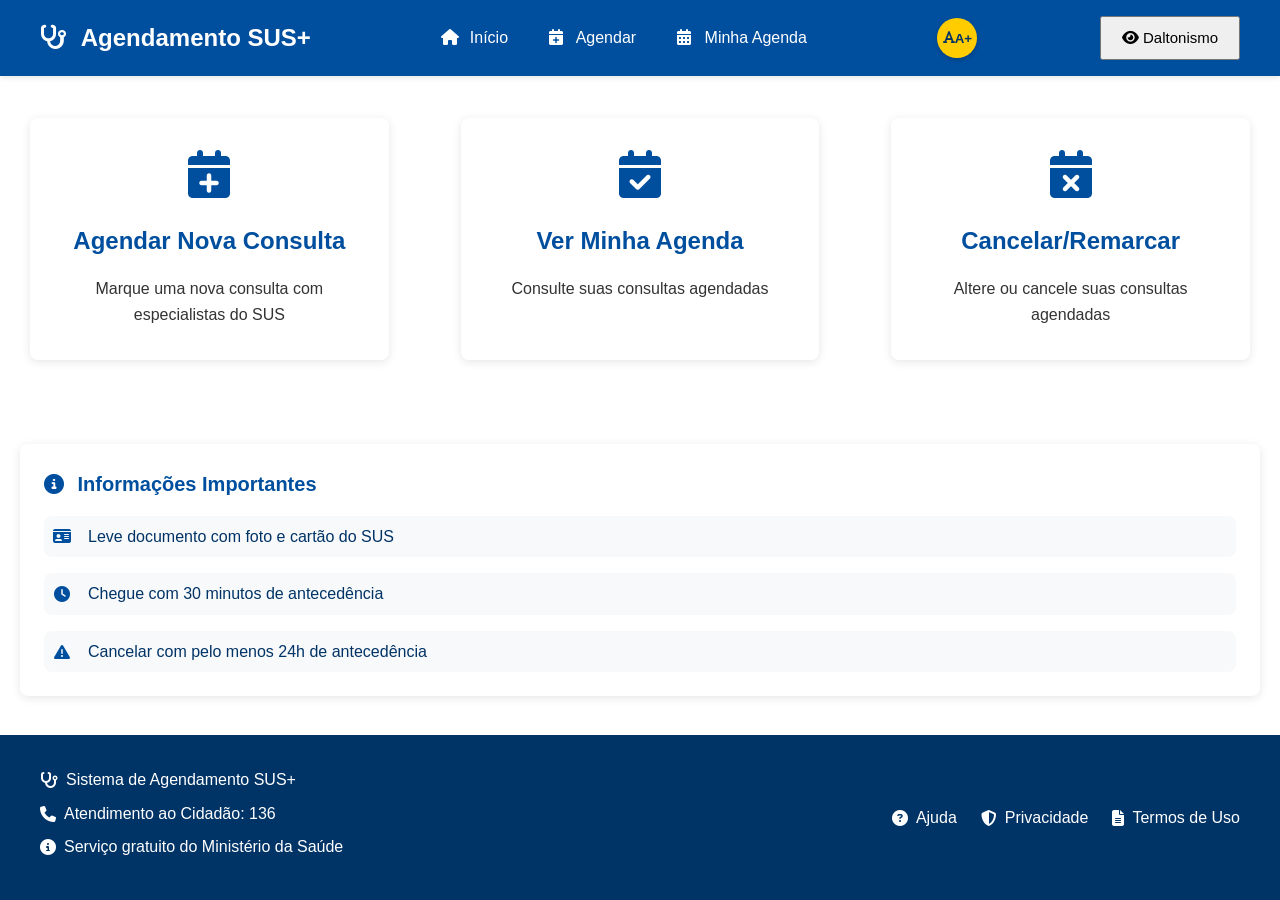
<file: index.html>
<!DOCTYPE html>
<html lang="pt-BR">
<head>
    <meta charset="UTF-8">
    <meta name="viewport" content="width=device-width, initial-scale=1.0">
    <title>SUS+ - Início</title>
    <meta name="description" content="Sistema de Agendamento SUS+ - Agende suas consultas do SUS de forma rápida e fácil">
    <link rel="stylesheet" href="https://cdnjs.cloudflare.com/ajax/libs/font-awesome/6.4.0/css/all.min.css">
    <link rel="stylesheet" href="css/style.css">
    <link rel="stylesheet" href="css/index.css">
</head>
<body role="document" aria-label="Página inicial do Sistema de Agendamento SUS+">
    <!-- Imagem de fundo com descrição para leitores de tela -->
    <div class="background-image" role="img" aria-label="Cartão Nacional de Saúde - Sistema público de saúde brasileiro" style="display: none;"></div>
    
    <!-- Cabeçalho -->
    <header role="banner">
        <div class="header-container">
            <div class="logo" aria-label="Sistema de Agendamento SUS+">
                <i class="fas fa-stethoscope" aria-hidden="true"></i> Agendamento SUS+
            </div>
            <nav class="nav-menu" aria-label="Navegação principal">
                <a href="index.html" class="nav-link" aria-current="page" aria-label="Página inicial">
                    <i class="fas fa-home" aria-hidden="true"></i> Início
                </a>
                <a href="agendar.html" class="nav-link" aria-label="Agendar nova consulta">
                    <i class="fas fa-calendar-plus" aria-hidden="true"></i> Agendar
                </a>
                <a href="minha-agenda.html" class="nav-link" aria-label="Minha agenda de consultas">
                    <i class="fas fa-calendar-alt" aria-hidden="true"></i> Minha Agenda
                </a>
            </nav>
            <button class="fonte-btn" id="btn-acessibilidade" aria-label="Aumentar tamanho da fonte">
                <i class="fas fa-font" aria-hidden="true"></i> A+
            </button>
            <button class="daltonismo-btn" id="btn-daltonismo" aria-label="Ativar modo de daltonismo">
                <i class="fas fa-eye" aria-hidden="true"></i> Daltonismo
            </button>
        </div>
    </header>

        <!-- Cartões do dashboard -->
        <section class="dashboard" aria-labelledby="titulo-dashboard">
            <h2 id="titulo-dashboard" class="sr-only">Ações rápidas do sistema</h2>
            <div class="cartoes-container">
                <a href="agendar.html" class="card card-acao" role="button" aria-label="Agendar nova consulta com especialistas do SUS">
                    <i class="fas fa-calendar-plus card-icon" aria-hidden="true"></i>
                    <h3 class="card-titulo">Agendar Nova Consulta</h3>
                    <p>Marque uma nova consulta com especialistas do SUS</p>
                    <span class="sr-only">Clique para agendar nova consulta</span>
                </a>
                
                <a href="minha-agenda.html" class="card card-acao" role="button" aria-label="Ver minha agenda de consultas agendadas">
                    <i class="fas fa-calendar-check card-icon" aria-hidden="true"></i>
                    <h3 class="card-titulo">Ver Minha Agenda</h3>
                    <p>Consulte suas consultas agendadas</p>
                    <span class="sr-only">Clique para ver sua agenda</span>
                </a>
                
                <a href="minha-agenda.html" class="card card-acao" role="button" aria-label="Cancelar ou remarcar consulta existente">
                    <i class="fas fa-calendar-times card-icon" aria-hidden="true"></i>
                    <h3 class="card-titulo">Cancelar/Remarcar</h3>
                    <p>Altere ou cancele suas consultas agendadas</p>
                    <span class="sr-only">Clique para cancelar ou remarcar consultas</span>
                </a>
            </div>
        </section>

        <!-- Informações Úteis -->
        <section class="informacoes" aria-labelledby="titulo-informacoes">
            <div class="card">
                <h2 id="titulo-informacoes" class="card-titulo">
                    <i class="fas fa-info-circle" aria-hidden="true"></i>
                    Informações Importantes
                </h2>
                <div class="info-list">
                    <div class="info-item" aria-label="Leve seu documento de identidade e cartão do SUS">
                        <i class="fas fa-id-card" aria-hidden="true"></i>
                        <span>Leve documento com foto e cartão do SUS</span>
                    </div>
                    <div class="info-item" aria-label="Chegue com 30 minutos de antecedência">
                        <i class="fas fa-clock" aria-hidden="true"></i>
                        <span>Chegue com 30 minutos de antecedência</span>
                    </div>
                    <div class="info-item" aria-label="Cancelamentos com pelo menos 24 horas de antecedência">
                        <i class="fas fa-exclamation-triangle" aria-hidden="true"></i>
                        <span>Cancelar com pelo menos 24h de antecedência</span>
                    </div>
                </div>
            </div>
        </section>
    </main>

    <!-- Rodapé -->
    <footer role="contentinfo">
        <div class="footer-container">
            <div class="footer-info">
                <p><i class="fas fa-stethoscope" aria-hidden="true"></i> Sistema de Agendamento SUS+</p>
                <p><i class="fas fa-phone" aria-hidden="true"></i> Atendimento ao Cidadão: 136</p>
                <p><i class="fas fa-info-circle" aria-hidden="true"></i> Serviço gratuito do Ministério da Saúde</p>
            </div>
            <div class="footer-links">
                <a href="#" class="footer-link" aria-label="Acessar página de ajuda">
                    <i class="fas fa-question-circle" aria-hidden="true"></i> Ajuda
                </a>
                <a href="#" class="footer-link" aria-label="Acessar política de privacidade">
                    <i class="fas fa-shield-alt" aria-hidden="true"></i> Privacidade
                </a>
                <a href="#" class="footer-link" aria-label="Acessar termos de uso">
                    <i class="fas fa-file-alt" aria-hidden="true"></i> Termos de Uso
                </a>
            </div>
        </div>
    </footer>

    <!-- Script VLibras -->
    <div vw class="enabled">
        <div vw-access-button class="active" aria-label="Acessibilidade em Libras - Tradutor para Língua Brasileira de Sinais"></div>
        <div vw-plugin-wrapper>
            <div class="vw-plugin-top-wrapper"></div>
        </div>
    </div>

    <script src="https://vlibras.gov.br/app/vlibras-plugin.js"></script>
    <script>
        new window.VLibras.Widget('https://vlibras.gov.br/app');
    </script>

    <!-- Scripts da aplicação -->
    <script src="js/main.js"></script>
    <script src="js/index.js"></script>

    <!-- Filtro para daltonismo -->
    <svg width="0" height="0" aria-hidden="true">
        <filter id="protanopia">
            <feColorMatrix type="matrix" values="
                0.567 0.433 0      0 0
                0.558 0.442 0      0 0
                0      0.242 0.758 0 0
                0      0      0      1 0" />
        </filter>

        <filter id="tritanopia">
            <feColorMatrix type="matrix" values="
                0.95  0.05  0      0 0
                0      0.433 0.567 0 0
                0      0.475 0.525 0 0
                0      0      0      1 0" />
        </filter>
    </svg>
</body>
</html>
</file>
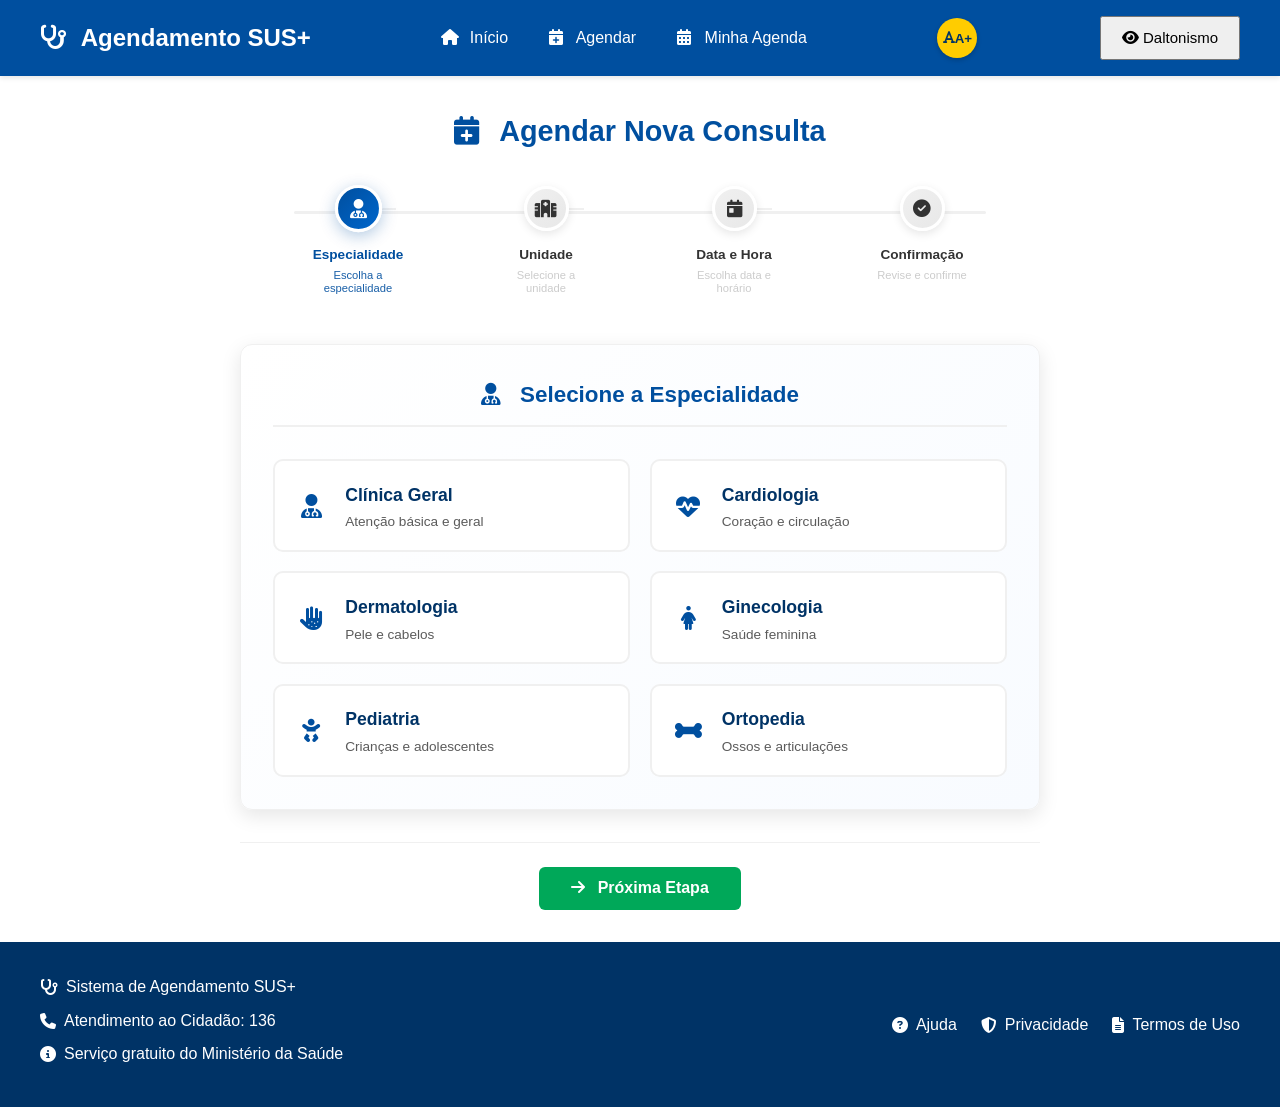
<file: agendar.html>
<!DOCTYPE html>
<html lang="pt-BR">
<head>
    <meta charset="UTF-8">
    <meta name="viewport" content="width=device-width, initial-scale=1.0">
    <title>Agendamento SUS+ - Agendar Consulta</title>
    <meta name="description" content="Sistema de agendamento de consultas do SUS. Agende sua consulta de forma rápida e fácil.">
    <link rel="stylesheet" href="https://cdnjs.cloudflare.com/ajax/libs/font-awesome/6.4.0/css/all.min.css">
    <link rel="stylesheet" href="css/style.css">
    <link rel="stylesheet" href="css/agendar.css">
</head>
<body>
    <!-- Cabeçalho -->
    <header role="banner">
        <div class="header-container">
            <div class="logo" aria-label="Sistema de Agendamento SUS+">
                <i class="fas fa-stethoscope" aria-hidden="true"></i> Agendamento SUS+
            </div>
            <nav class="nav-menu" aria-label="Navegação principal">
                <a href="index.html" class="nav-link" aria-label="Página inicial">
                    <i class="fas fa-home" aria-hidden="true"></i> Início
                </a>
                <a href="agendar.html" class="nav-link" aria-current="page" aria-label="Agendar nova consulta">
                    <i class="fas fa-calendar-plus" aria-hidden="true"></i> Agendar
                </a>
                <a href="minha-agenda.html" class="nav-link" aria-label="Minha agenda de consultas">
                    <i class="fas fa-calendar-alt" aria-hidden="true"></i> Minha Agenda
                </a>
            </nav>
            <button class="fonte-btn" id="btn-acessibilidade" aria-label="Aumentar tamanho da fonte">
                <i class="fas fa-font" aria-hidden="true"></i> A+
            </button>
            <button class="daltonismo-btn" id="btn-daltonismo" aria-label="Ativar modo de daltonismo">
                <i class="fas fa-eye" aria-hidden="true"></i> Daltonismo
            </button>
        </div>
    </header>

    <!-- Conteúdo Principal -->
    <main role="main">
        <section id="agendar" aria-labelledby="titulo-agendar">
            <div class="agendar-container">
                <h1 id="titulo-agendar"><i class="fas fa-calendar-plus" aria-hidden="true"></i> Agendar Nova Consulta</h1>
                
                <!-- Etapas do processo - DESIGN MODERNO -->
                <div class="etapas-container" aria-label="Progresso do agendamento">
                    <div class="etapas" role="list" aria-label="Etapas do agendamento">
                        <div class="etapa ativa" id="etapa1" role="listitem" aria-current="step">
                            <div class="etapa-marcador">
                                <div class="etapa-numero" aria-hidden="true">
                                    <i class="fas fa-user-md" aria-hidden="true"></i>
                                </div>
                                <div class="etapa-linha" aria-hidden="true"></div>
                            </div>
                            <div class="etapa-conteudo">
                                <div class="etapa-texto">Especialidade</div>
                                <div class="etapa-descricao">Escolha a especialidade</div>
                            </div>
                        </div>
                        
                        <div class="etapa" id="etapa2" role="listitem">
                            <div class="etapa-marcador">
                                <div class="etapa-numero" aria-hidden="true">
                                    <i class="fas fa-hospital" aria-hidden="true"></i>
                                </div>
                                <div class="etapa-linha" aria-hidden="true"></div>
                            </div>
                            <div class="etapa-conteudo">
                                <div class="etapa-texto">Unidade</div>
                                <div class="etapa-descricao">Selecione a unidade</div>
                            </div>
                        </div>
                        
                        <div class="etapa" id="etapa3" role="listitem">
                            <div class="etapa-marcador">
                                <div class="etapa-numero" aria-hidden="true">
                                    <i class="fas fa-calendar-day" aria-hidden="true"></i>
                                </div>
                                <div class="etapa-linha" aria-hidden="true"></div>
                            </div>
                            <div class="etapa-conteudo">
                                <div class="etapa-texto">Data e Hora</div>
                                <div class="etapa-descricao">Escolha data e horário</div>
                            </div>
                        </div>
                        
                        <div class="etapa" id="etapa4" role="listitem">
                            <div class="etapa-marcador">
                                <div class="etapa-numero" aria-hidden="true">
                                    <i class="fas fa-check-circle" aria-hidden="true"></i>
                                </div>
                            </div>
                            <div class="etapa-conteudo">
                                <div class="etapa-texto">Confirmação</div>
                                <div class="etapa-descricao">Revise e confirme</div>
                            </div>
                        </div>
                    </div>
                </div>
                
                <!-- Etapa 1: Especialidade -->
                <div id="passo-especialidade" class="passo-agendamento" aria-labelledby="titulo-especialidade" role="region">
                    <div class="card etapa-card">
                        <h2 class="card-titulo" id="titulo-especialidade">
                            <i class="fas fa-user-md" aria-hidden="true"></i> Selecione a Especialidade
                        </h2>
                        <div class="opcoes-lista" id="lista-especialidades" role="listbox" aria-labelledby="titulo-especialidade">
                            <div class="opcao-item" data-especialidade="clinica-geral" role="option" tabindex="0" aria-label="Clínica Geral - Atenção básica e geral">
                                <i class="fas fa-user-md" aria-hidden="true"></i> 
                                <div class="opcao-texto">
                                    <strong>Clínica Geral</strong>
                                    <span class="opcao-descricao">Atenção básica e geral</span>
                                </div>
                            </div>
                            <div class="opcao-item" data-especialidade="cardiologia" role="option" tabindex="0" aria-label="Cardiologia - Coração e circulação">
                                <i class="fas fa-heartbeat" aria-hidden="true"></i>
                                <div class="opcao-texto">
                                    <strong>Cardiologia</strong>
                                    <span class="opcao-descricao">Coração e circulação</span>
                                </div>
                            </div>
                            <div class="opcao-item" data-especialidade="dermatologia" role="option" tabindex="0" aria-label="Dermatologia - Pele e cabelos">
                                <i class="fas fa-allergies" aria-hidden="true"></i>
                                <div class="opcao-texto">
                                    <strong>Dermatologia</strong>
                                    <span class="opcao-descricao">Pele e cabelos</span>
                                </div>
                            </div>
                            <div class="opcao-item" data-especialidade="ginecologia" role="option" tabindex="0" aria-label="Ginecologia - Saúde feminina">
                                <i class="fas fa-female" aria-hidden="true"></i>
                                <div class="opcao-texto">
                                    <strong>Ginecologia</strong>
                                    <span class="opcao-descricao">Saúde feminina</span>
                                </div>
                            </div>
                            <div class="opcao-item" data-especialidade="pediatria" role="option" tabindex="0" aria-label="Pediatria - Crianças e adolescentes">
                                <i class="fas fa-baby" aria-hidden="true"></i>
                                <div class="opcao-texto">
                                    <strong>Pediatria</strong>
                                    <span class="opcao-descricao">Crianças e adolescentes</span>
                                </div>
                            </div>
                            <div class="opcao-item" data-especialidade="ortopedia" role="option" tabindex="0" aria-label="Ortopedia - Ossos e articulações">
                                <i class="fas fa-bone" aria-hidden="true"></i>
                                <div class="opcao-texto">
                                    <strong>Ortopedia</strong>
                                    <span class="opcao-descricao">Ossos e articulações</span>
                                </div>
                            </div>
                        </div>
                    </div>
                    <div class="botoes-navegacao">
                        <button class="btn" id="btn-proximo-especialidade" disabled aria-label="Ir para próxima etapa - Seleção de unidade">
                            <i class="fas fa-arrow-right" aria-hidden="true"></i> Próxima Etapa
                        </button>
                    </div>
                </div>
                
                <!-- Etapa 2: Unidade de Saúde -->
                <div id="passo-unidade" class="passo-agendamento" style="display: none;" aria-labelledby="titulo-unidade" role="region">
                    <div class="card etapa-card">
                        <h2 class="card-titulo" id="titulo-unidade">
                            <i class="fas fa-hospital" aria-hidden="true"></i> Selecione a Unidade de Saúde
                        </h2>
                        <div class="form-group">
                            <div class="search-container">
                                <i class="fas fa-search search-icon" aria-hidden="true"></i>
                                <input type="text" id="busca-unidade" class="form-input" placeholder="Buscar unidade de saúde..." aria-label="Buscar unidade de saúde">
                            </div>
                        </div>
                        <div class="opcoes-lista" id="lista-unidades" role="listbox" aria-labelledby="titulo-unidade">
                            <div class="opcao-item" data-unidade="usf-centro" role="option" tabindex="0" aria-label="USF Centro - Unidade de Saúde da Família Centro">
                                <i class="fas fa-clinic-medical" aria-hidden="true"></i>
                                <div class="opcao-texto">
                                    <strong>USF Centro</strong>
                                    <span class="opcao-descricao">Unidade de Saúde da Família Centro</span>
                                </div>
                            </div>
                            <div class="opcao-item" data-unidade="usf-norte" role="option" tabindex="0" aria-label="USF Zona Norte - Unidade de Saúde da Família Zona Norte">
                                <i class="fas fa-clinic-medical" aria-hidden="true"></i>
                                <div class="opcao-texto">
                                    <strong>USF Zona Norte</strong>
                                    <span class="opcao-descricao">Unidade de Saúde da Família Zona Norte</span>
                                </div>
                            </div>
                            <div class="opcao-item" data-unidade="usf-sul" role="option" tabindex="0" aria-label="USF Zona Sul - Unidade de Saúde da Família Zona Sul">
                                <i class="fas fa-clinic-medical" aria-hidden="true"></i>
                                <div class="opcao-texto">
                                    <strong>USF Zona Sul</strong>
                                    <span class="opcao-descricao">Unidade de Saúde da Família Zona Sul</span>
                                </div>
                            </div>
                            <div class="opcao-item" data-unidade="usf-leste" role="option" tabindex="0" aria-label="USF Zona Leste - Unidade de Saúde da Família Zona Leste">
                                <i class="fas fa-clinic-medical" aria-hidden="true"></i>
                                <div class="opcao-texto">
                                    <strong>USF Zona Leste</strong>
                                    <span class="opcao-descricao">Unidade de Saúde da Família Zona Leste</span>
                                </div>
                            </div>
                            <div class="opcao-item" data-unidade="usf-oeste" role="option" tabindex="0" aria-label="USF Zona Oeste - Unidade de Saúde da Família Zona Oeste">
                                <i class="fas fa-clinic-medical" aria-hidden="true"></i>
                                <div class="opcao-texto">
                                    <strong>USF Zona Oeste</strong>
                                    <span class="opcao-descricao">Unidade de Saúde da Família Zona Oeste</span>
                                </div>
                            </div>
                        </div>
                    </div>
                    <div class="botoes-navegacao">
                        <button class="btn btn-secundario" id="btn-voltar-unidade" aria-label="Voltar para etapa anterior - Seleção de especialidade">
                            <i class="fas fa-arrow-left" aria-hidden="true"></i> Voltar
                        </button>
                        <button class="btn" id="btn-proximo-unidade" disabled aria-label="Ir para próxima etapa - Seleção de data e horário">
                            <i class="fas fa-arrow-right" aria-hidden="true"></i> Próxima Etapa
                        </button>
                    </div>
                </div>
                
                <!-- Etapa 3: Data e Horário -->
                <div id="passo-data-horario" class="passo-agendamento" style="display: none;" aria-labelledby="titulo-data-horario" role="region">
                    <div class="card etapa-card">
                        <h2 class="card-titulo" id="titulo-data-horario">
                            <i class="fas fa-calendar-day" aria-hidden="true"></i> Selecione a Data e Horário
                        </h2>
                        
                        <div class="form-group">
                            <label class="form-label" for="mes-calendario">
                                <i class="fas fa-calendar-alt" aria-hidden="true"></i> Mês:
                            </label>
                            <select id="mes-calendario" class="form-select" aria-label="Selecionar mês para agendamento">
                                <option value="0">Janeiro</option>
                                <option value="1">Fevereiro</option>
                                <option value="2">Março</option>
                                <option value="3">Abril</option>
                                <option value="4">Maio</option>
                                <option value="5">Junho</option>
                                <option value="6">Julho</option>
                                <option value="7">Agosto</option>
                                <option value="8">Setembro</option>
                                <option value="9">Outubro</option>
                                <option value="10">Novembro</option>
                                <option value="11">Dezembro</option>
                            </select>
                        </div>
                        
                        <div class="calendario-container">
                            <table class="calendario" aria-label="Calendário de agendamento">
                                <thead>
                                    <tr>
                                        <th scope="col">Domingo</th>
                                        <th scope="col">Segunda</th>
                                        <th scope="col">Terça</th>
                                        <th scope="col">Quarta</th>
                                        <th scope="col">Quinta</th>
                                        <th scope="col">Sexta</th>
                                        <th scope="col">Sábado</th>
                                    </tr>
                                </thead>
                                <tbody id="corpo-calendario">
                                </tbody>
                            </table>
                        </div>
                        
                        <div id="selecao-horarios" style="display: none; margin-top: 2rem;" aria-labelledby="titulo-horarios">
                            <h3 id="titulo-horarios"><i class="fas fa-clock" aria-hidden="true"></i> Horários Disponíveis</h3>
                            <div class="horarios-lista" id="lista-horarios" role="listbox" aria-labelledby="titulo-horarios">
                                <!-- Os horários serão preenchidos via JavaScript -->
                            </div>
                        </div>
                    </div>
                    <div class="botoes-navegacao">
                        <button class="btn btn-secundario" id="btn-voltar-data" aria-label="Voltar para etapa anterior - Seleção de unidade">
                            <i class="fas fa-arrow-left" aria-hidden="true"></i> Voltar
                        </button>
                        <button class="btn" id="btn-proximo-data" disabled aria-label="Ir para próxima etapa - Confirmação do agendamento">
                            <i class="fas fa-arrow-right" aria-hidden="true"></i> Próxima Etapa
                        </button>
                    </div>
                </div>
                
                <!-- Etapa 4: Confirmação -->
                <div id="passo-confirmacao" class="passo-agendamento" style="display: none;" aria-labelledby="titulo-confirmacao" role="region">
                    <div class="card etapa-card">
                        <h2 class="card-titulo" id="titulo-confirmacao">
                            <i class="fas fa-check-circle" aria-hidden="true"></i> Confirme seu Agendamento
                        </h2>
                        
                        <div class="resumo-consulta" aria-labelledby="titulo-confirmacao">
                            <div class="resumo-item">
                                <div class="resumo-label">
                                    <i class="fas fa-user-md" aria-hidden="true"></i> Especialidade:
                                </div>
                                <div id="resumo-especialidade" class="resumo-valor">-</div>
                            </div>
                            
                            <div class="resumo-item">
                                <div class="resumo-label">
                                    <i class="fas fa-hospital" aria-hidden="true"></i> Unidade de Saúde:
                                </div>
                                <div id="resumo-unidade" class="resumo-valor">-</div>
                            </div>
                            
                            <div class="resumo-item">
                                <div class="resumo-label">
                                    <i class="fas fa-calendar-alt" aria-hidden="true"></i> Data:
                                </div>
                                <div id="resumo-data" class="resumo-valor">-</div>
                            </div>
                            
                            <div class="resumo-item">
                                <div class="resumo-label">
                                    <i class="fas fa-clock" aria-hidden="true"></i> Horário:
                                </div>
                                <div id="resumo-horario" class="resumo-valor">-</div>
                            </div>
                        </div>
                    </div>
                    <div class="botoes-navegacao">
                        <button class="btn btn-secundario" id="btn-voltar-confirmacao" aria-label="Voltar para etapa anterior - Seleção de data e horário">
                            <i class="fas fa-arrow-left" aria-hidden="true"></i> Voltar
                        </button>
                        <button class="btn" id="btn-confirmar-agendamento" aria-label="Confirmar agendamento da consulta">
                            <i class="fas fa-check" aria-hidden="true"></i> Confirmar Agendamento
                        </button>
                    </div>
                </div>
                
                <!-- Mensagem de sucesso -->
                <div id="mensagem-sucesso" class="mensagem-sucesso" style="display: none;" aria-live="assertive" aria-labelledby="titulo-sucesso">
                    <div class="sucesso-icon" aria-hidden="true">
                        <i class="fas fa-check-circle" aria-hidden="true"></i>
                    </div>
                    <h2 id="titulo-sucesso">Agendamento Confirmado!</h2>
                    <p>Seu agendamento foi realizado com sucesso.</p>
                    <p>Você receberá uma confirmação por SMS.</p>
                    
                    <div class="botoes-finais">
                        <button class="btn" id="btn-novo-agendamento" aria-label="Fazer novo agendamento de consulta">
                            <i class="fas fa-calendar-plus" aria-hidden="true"></i> Fazer Novo Agendamento
                        </button>
                        <a href="index.html" class="btn btn-inicio" aria-label="Voltar para página inicial">
                            <i class="fas fa-home" aria-hidden="true"></i> Voltar ao Início
                        </a>
                    </div>
                </div>
            </div>
        </section>
    </main>

    <!-- Rodapé -->
    <footer role="contentinfo">
        <div class="footer-container">
            <div class="footer-info">
                <p><i class="fas fa-stethoscope" aria-hidden="true"></i> Sistema de Agendamento SUS+</p>
                <p><i class="fas fa-phone" aria-hidden="true"></i> Atendimento ao Cidadão: 136</p>
                <p><i class="fas fa-info-circle" aria-hidden="true"></i> Serviço gratuito do Ministério da Saúde</p>
            </div>
            <div class="footer-links">
                <a href="#" class="footer-link" aria-label="Acessar página de ajuda">
                    <i class="fas fa-question-circle" aria-hidden="true"></i> Ajuda
                </a>
                <a href="#" class="footer-link" aria-label="Acessar política de privacidade">
                    <i class="fas fa-shield-alt" aria-hidden="true"></i> Privacidade
                </a>
                <a href="#" class="footer-link" aria-label="Acessar termos de uso">
                    <i class="fas fa-file-alt" aria-hidden="true"></i> Termos de Uso
                </a>
            </div>
        </div>
    </footer>

    <!-- Script VLibras -->
    <div vw class="enabled">
        <div vw-access-button class="active" aria-label="Acessibilidade em Libras"></div>
        <div vw-plugin-wrapper>
            <div class="vw-plugin-top-wrapper"></div>
        </div>
    </div>

    <script src="https://vlibras.gov.br/app/vlibras-plugin.js"></script>
    
    <script>
        new window.VLibras.Widget('https://vlibras.gov.br/app');
    </script>

    <!-- Scripts da aplicação -->
    <script src="js/main.js"></script>
    <script src="js/agendar.js"></script>

    <!-- Filtro para daltonismo-->
    <svg width="0" height="0" aria-hidden="true">
        <filter id="protanopia">
            <feColorMatrix type="matrix" values="
                0.567 0.433 0      0 0
                0.558 0.442 0      0 0
                0      0.242 0.758 0 0
                0      0      0      1 0" />
        </filter>

        <filter id="tritanopia">
            <feColorMatrix type="matrix" values="
                0.95  0.05  0      0 0
                0      0.433 0.567 0 0
                0      0.475 0.525 0 0
                0      0      0      1 0" />
        </filter>
    </svg>
</body>
</html>
</file>
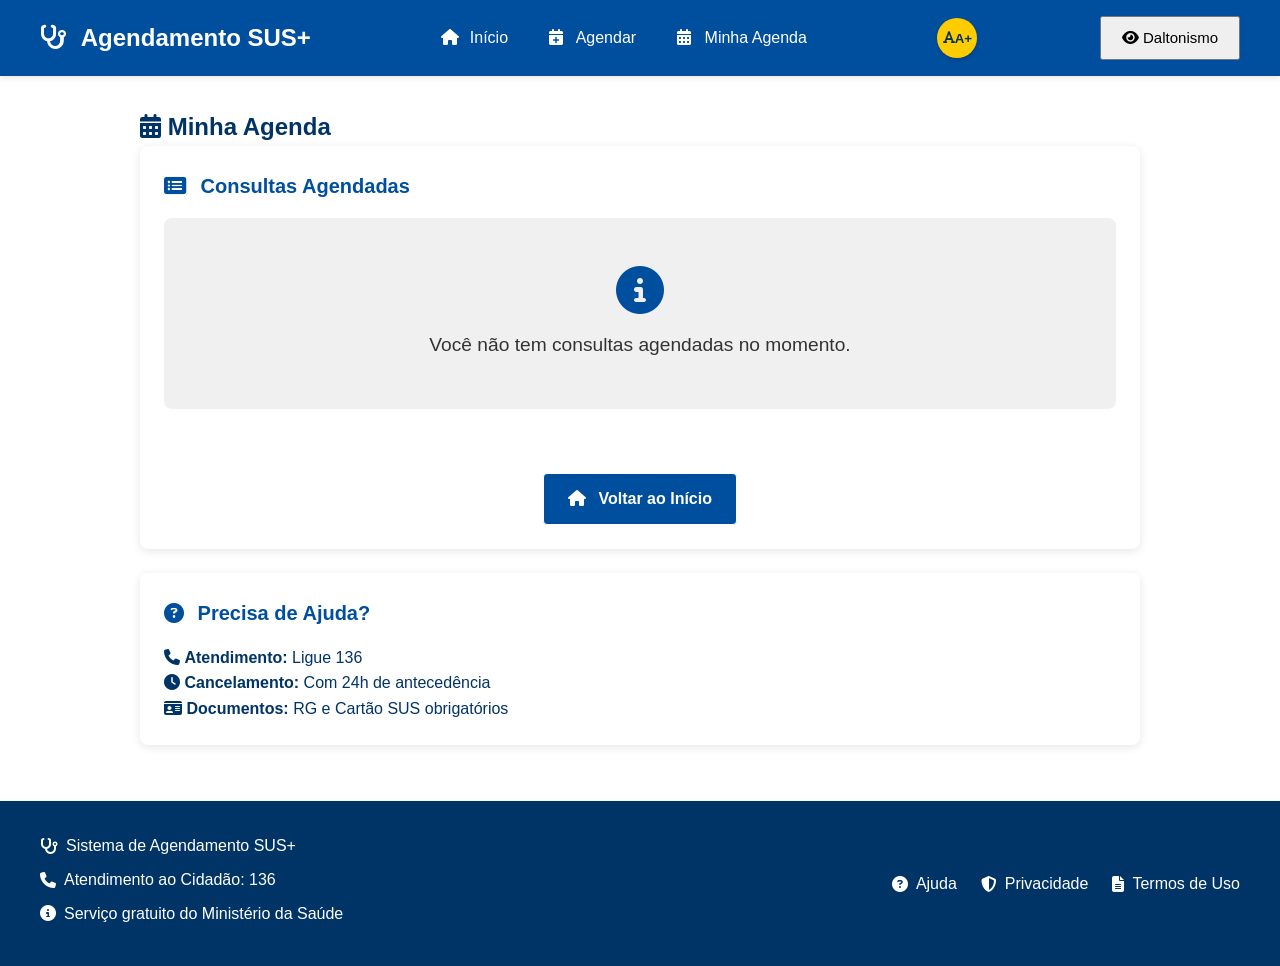
<file: minha-agenda.html>
<!DOCTYPE html>
<html lang="pt-BR">
<head>
    <meta charset="UTF-8">
    <meta name="viewport" content="width=device-width, initial-scale=1.0">
    <title>SUS+ - Minha Agenda</title>
    <meta name="description" content="Minha agenda de consultas do SUS - Veja, cancele ou remarcar suas consultas agendadas">
    <link rel="stylesheet" href="https://cdnjs.cloudflare.com/ajax/libs/font-awesome/6.4.0/css/all.min.css">
    <link rel="stylesheet" href="css/style.css">
    <link rel="stylesheet" href="css/minha-agenda.css">
</head>
<body role="document" aria-label="Página Minha Agenda do Sistema de Agendamento SUS+">
    <!-- Cabeçalho -->
    <header role="banner">
        <div class="header-container">
            <div class="logo" aria-label="Sistema de Agendamento SUS+">
                <i class="fas fa-stethoscope" aria-hidden="true"></i> Agendamento SUS+
            </div>
            <nav class="nav-menu" aria-label="Navegação principal">
                <a href="index.html" class="nav-link" aria-label="Página inicial">
                    <i class="fas fa-home" aria-hidden="true"></i> Início
                </a>
                <a href="agendar.html" class="nav-link" aria-label="Agendar nova consulta">
                    <i class="fas fa-calendar-plus" aria-hidden="true"></i> Agendar
                </a>
                <a href="minha-agenda.html" class="nav-link" aria-current="page" aria-label="Minha agenda de consultas">
                    <i class="fas fa-calendar-alt" aria-hidden="true"></i> Minha Agenda
                </a>
            </nav>
            <button class="fonte-btn" id="btn-acessibilidade" aria-label="Aumentar tamanho da fonte">
                <i class="fas fa-font" aria-hidden="true"></i> A+
            </button>
            <button class="daltonismo-btn" id="btn-daltonismo" aria-label="Ativar modo de daltonismo">
                <i class="fas fa-eye" aria-hidden="true"></i> Daltonismo
            </button>
        </div>
    </header>

    <!-- Conteúdo Principal -->
    <main role="main" aria-labelledby="titulo-principal">
        <section id="minha-agenda" aria-labelledby="titulo-principal">
            <h1 id="titulo-principal">
                <i class="fas fa-calendar-alt" aria-hidden="true"></i>
                Minha Agenda
            </h1>
            
            <div class="card" role="region" aria-labelledby="titulo-consultas">
                <h2 id="titulo-consultas" class="card-titulo">
                    <i class="fas fa-list-alt" aria-hidden="true"></i>
                    Consultas Agendadas
                </h2>
                
                <div id="status-consultas" aria-live="polite" aria-atomic="true">
                    <p id="mensagem-sem-consultas" class="mensagem-status">
                        <i class="fas fa-info-circle" aria-hidden="true"></i>
                        Você não tem consultas agendadas no momento.
                    </p>
                </div>
                
                <div id="lista-consultas" style="display: none;" role="list" aria-label="Lista de consultas agendadas">
                    <!-- As consultas serão preenchidas via JavaScript -->
                </div>
                
                <div class="botoes-finais">
                    <a href="index.html" class="btn btn-inicio" aria-label="Voltar para página inicial">
                        <i class="fas fa-home" aria-hidden="true"></i> Voltar ao Início
                    </a>
                </div>
            </div>

            <!-- Seção de Ajuda -->
            <section class="ajuda" aria-labelledby="titulo-ajuda">
                <div class="card">
                    <h2 id="titulo-ajuda" class="card-titulo">
                        <i class="fas fa-question-circle" aria-hidden="true"></i>
                        Precisa de Ajuda?
                    </h2>
                    <div class="info-ajuda">
                        <div class="item-ajuda" aria-label="Telefone de atendimento ao cidadão: 136">
                            <i class="fas fa-phone" aria-hidden="true"></i>
                            <span><strong>Atendimento:</strong> Ligue 136</span>
                        </div>
                        <div class="item-ajuda" aria-label="Cancelar consultas com 24 horas de antecedência">
                            <i class="fas fa-clock" aria-hidden="true"></i>
                            <span><strong>Cancelamento:</strong> Com 24h de antecedência</span>
                        </div>
                        <div class="item-ajuda" aria-label="Levar documento de identidade e cartão do SUS">
                            <i class="fas fa-id-card" aria-hidden="true"></i>
                            <span><strong>Documentos:</strong> RG e Cartão SUS obrigatórios</span>
                        </div>
                    </div>
                </div>
            </section>
        </section>
    </main>

    <!-- Rodapé -->
    <footer role="contentinfo">
        <div class="footer-container">
            <div class="footer-info">
                <p><i class="fas fa-stethoscope" aria-hidden="true"></i> Sistema de Agendamento SUS+</p>
                <p><i class="fas fa-phone" aria-hidden="true"></i> Atendimento ao Cidadão: 136</p>
                <p><i class="fas fa-info-circle" aria-hidden="true"></i> Serviço gratuito do Ministério da Saúde</p>
            </div>
            <div class="footer-links">
                <a href="#" class="footer-link" aria-label="Acessar página de ajuda">
                    <i class="fas fa-question-circle" aria-hidden="true"></i> Ajuda
                </a>
                <a href="#" class="footer-link" aria-label="Acessar política de privacidade">
                    <i class="fas fa-shield-alt" aria-hidden="true"></i> Privacidade
                </a>
                <a href="#" class="footer-link" aria-label="Acessar termos de uso">
                    <i class="fas fa-file-alt" aria-hidden="true"></i> Termos de Uso
                </a>
            </div>
        </div>
    </footer>

    <!-- Script VLibras -->
    <div vw class="enabled">
        <div vw-access-button class="active" aria-label="Acessibilidade em Libras - Tradutor para Língua Brasileira de Sinais"></div>
        <div vw-plugin-wrapper>
            <div class="vw-plugin-top-wrapper"></div>
        </div>
    </div>

    <script src="https://vlibras.gov.br/app/vlibras-plugin.js"></script>
    <script>
        new window.VLibras.Widget('https://vlibras.gov.br/app');
    </script>

    <!-- Scripts da aplicação -->
    <script src="js/main.js"></script>
    <script src="js/minha-agenda.js"></script>

    <!-- Filtro para daltonismo -->
    <svg width="0" height="0" aria-hidden="true">
        <filter id="protanopia">
            <feColorMatrix type="matrix" values="
                0.567 0.433 0      0 0
                0.558 0.442 0      0 0
                0      0.242 0.758 0 0
                0      0      0      1 0" />
        </filter>

        <filter id="tritanopia">
            <feColorMatrix type="matrix" values="
                0.95  0.05  0      0 0
                0      0.433 0.567 0 0
                0      0.475 0.525 0 0
                0      0      0      1 0" />
        </filter>
    </svg>
</body>
</html>
</file>
<file: css/style.css>
/* Reset e configurações básicas */
* {
    margin: 0;
    padding: 0;
    box-sizing: border-box;
}

:root {
    --azul-sus: #004F9F;
    --azul-escuro: #003366;
    --verde-destaque: #00A859;
    --amarelo-destaque: #FFCC00;
    --branco: #FFFFFF;
    --cinza-claro: #F0F0F0;
    --cinza-medio: #CCCCCC;
    --cinza-escuro: #333333;
    --fonte-tamanho-base: 16px;
    --fonte-tamanho-ampliada: 20px;
    --fonte-tamanho-extra-ampliada: 24px;
}

/* Modo Daltonismo 1: Protanopia / Deuteranopia */
.modo-protanopia {
    filter: url("#protanopia");
}

/* Modo Daltonismo 2: Tritanopia */
.modo-tritanopia {
    filter: url("#tritanopia");
}

/* Modo Daltonismo 3: Alta distinção de forma */
.modo-alto-contraste {
    filter: grayscale(100%) contrast(150%);
}
.opcao-item.selecionado {
    border: 3px solid #0044ff; /* visível para daltônicos */
    background-color: #e6f0ff;
    position: relative;
}

.opcao-item.selecionado::after {
    content: "✓";
    position: absolute;
    right: 10px;
    top: 10px;
    font-weight: bold;
}

/* Estrutura principal da página */
html, body {
    height: 100%;
    margin: 0;
    padding: 0;
}

body {
    font-family: Arial, Helvetica, sans-serif;
    font-size: var(--fonte-tamanho-base);
    line-height: 1.6;
    color: var(--azul-escuro);
    background-color: var(--branco);
    transition: font-size 0.3s ease;
    display: flex;
    flex-direction: column;
    min-height: 100vh;
}


/* Classes para ajuste de fonte */
body.font-ampliada {
    font-size: var(--fonte-tamanho-ampliada);
}

body.font-extra-ampliada {
    font-size: var(--fonte-tamanho-extra-ampliada);
}

/* Cabeçalho */
header {
    background-color: var(--azul-sus);
    color: var(--branco);
    padding: 1rem;
    position: sticky;
    top: 0;
    z-index: 100;
    box-shadow: 0 2px 5px rgba(0, 0, 0, 0.1);
}

.header-container {
    display: flex;
    justify-content: space-between;
    align-items: center;
    max-width: 1200px;
    margin: 0 auto;
}

.logo {
    font-size: 1.5rem;
    font-weight: bold;
}

.nav-menu {
    display: flex;
    gap: 1.5rem;
}

.nav-link {
    color: var(--branco);
    text-decoration: none;
    padding: 0.5rem;
    border-radius: 4px;
    transition: background-color 0.3s;
}

.nav-link:hover, .nav-link:focus {
    background-color: rgba(255, 255, 255, 0.2);
    outline: 3px solid var(--amarelo-destaque);
}

/* Botão de Acessibilidade */
.fonte-btn {
    background-color: var(--amarelo-destaque);
    color: var(--azul-escuro);
    border: none;
    border-radius: 50%;
    width: 40px;
    height: 40px;
    font-weight: bold;
    cursor: pointer;
    display: flex;
    align-items: center;
    justify-content: center;
    box-shadow: 0 2px 5px rgba(0, 0, 0, 0.2);
    transition: transform 0.3s;
}

.daltonismo-btn {
    padding: 10px 18px;
    min-width: 140px;
    min-height: 44px;
    font-size: 15px;
    line-height: 1.2;
}


.acessibilidade-btn:hover, .acessibilidade-btn:focus {
    transform: scale(1.1);
    outline: 3px solid var(--azul-escuro);
}

/* Conteúdo Principal */
main {
    flex: 1;
    max-width: 1200px;
    margin: 0 auto;
    padding: 2rem 1rem;
    width: 100%;
}

/* Cartões */
.card {
    background-color: var(--branco);
    border-radius: 8px;
    box-shadow: 0 2px 10px rgba(0, 0, 0, 0.1);
    padding: 1.5rem;
    margin-bottom: 1.5rem;
    transition: transform 0.3s, box-shadow 0.3s;
}

.card:hover {
    transform: translateY(-5px);
    box-shadow: 0 5px 15px rgba(0, 0, 0, 0.1);
}

.card-acao {
    display: block;
    text-decoration: none;
    color: inherit;
    cursor: pointer;
}

.card-acao:focus {
    outline: 3px solid var(--azul-sus);
}

.card-titulo {
    font-size: 1.25rem;
    margin-bottom: 1rem;
    color: var(--azul-sus);
}

/* Botões */
.btn {
    display: inline-block;
    padding: 0.75rem 1.5rem;
    background-color: var(--verde-destaque);
    color: var(--branco);
    border: 1px solid var(--branco);
    border-radius: 4px;
    font-size: 1rem;
    font-weight: bold;
    cursor: pointer;
    text-align: center;
    text-decoration: none;
    transition: background-color 0.3s, transform 0.2s;
}

.btn:hover, .btn:focus {
    background-color: #008F4C;
    transform: translateY(-2px);
    outline: 3px solid var(--amarelo-destaque);
}

.btn-secundario {
    background-color: var(--cinza-medio);
    color: var(--cinza-escuro);
}

.btn-secundario:hover, .btn-secundario:focus {
    background-color: #BBBBBB;
}

.btn-inicio {
    background-color: var(--azul-sus);
    margin-top: 1rem;
}

.btn-inicio:hover, .btn-inicio:focus {
    background-color: #003d7a;
}

/* Formulários */
.form-group {
    margin-bottom: 1.5rem;
}

.form-label {
    display: block;
    margin-bottom: 0.5rem;
    font-weight: bold;
}

.form-input, .form-select {
    width: 100%;
    padding: 0.75rem;
    border: 1px solid var(--cinza-medio);
    border-radius: 4px;
    font-size: 1rem;
}

.form-input:focus, .form-select:focus {
    border-color: var(--azul-sus);
    outline: 3px solid var(--amarelo-destaque);
}

/* Lista de opções */
.opcoes-lista {
    display: grid;
    grid-template-columns: repeat(auto-fill, minmax(250px, 1fr));
    gap: 1rem;
}

.opcao-item {
    padding: 1rem;
    border: 1px solid var(--cinza-medio);
    border-radius: 4px;
    cursor: pointer;
    transition: background-color 0.3s, border-color 0.3s;
}

.opcao-item:hover, .opcao-item:focus {
    background-color: var(--cinza-claro);
    border-color: var(--azul-sus);
    outline: 3px solid var(--amarelo-destaque);
}

.opcao-item.selecionado {
    background-color: var(--azul-sus);
    color: var(--branco);
    border-color: var(--azul-sus);
}

/* Footer fixo no final */
footer {
    background-color: var(--azul-escuro);
    color: var(--branco);
    padding: 2rem 1rem;
    text-align: center;
    margin-top: auto;
    width: 100%;
}

.footer-container {
    max-width: 1200px;
    margin: 0 auto;
    display: flex;
    justify-content: space-between;
    align-items: center;
    flex-wrap: wrap;
    gap: 2rem;
}

.footer-info p {
    margin-bottom: 0.5rem;
    display: flex;
    align-items: center;
    gap: 0.5rem;
}

.footer-links {
    display: flex;
    gap: 1.5rem;
}

.footer-link {
    color: var(--branco);
    text-decoration: none;
    display: flex;
    align-items: center;
    gap: 0.5rem;
    transition: opacity 0.3s;
}

.footer-link:hover {
    opacity: 0.8;
}

/* Responsividade Global */
@media (max-width: 768px) {
    .header-container {
        flex-direction: column;
        gap: 1rem;
    }
    
    .nav-menu {
        width: 100%;
        justify-content: space-around;
    }
    
    .footer-container {
        flex-direction: column;
        text-align: center;
    }
    
    .footer-links {
        justify-content: center;
    }
}

/* Estilos para aumento de fonte globais */
body.font-ampliada .card,
body.font-ampliada .btn,
body.font-ampliada .form-input,
body.font-ampliada .form-select {
    font-size: var(--fonte-tamanho-ampliada);
}

body.font-extra-ampliada .card,
body.font-extra-ampliada .btn,
body.font-extra-ampliada .form-input,
body.font-extra-ampliada .form-select {
    font-size: var(--fonte-tamanho-extra-ampliada);
}

/* Estilos para ícones globais */
.logo i {
    margin-right: 0.5rem;
}

.nav-link i {
    margin-right: 0.5rem;
    width: 16px;
    text-align: center;
}

.card-titulo i {
    margin-right: 0.5rem;
    color: var(--azul-sus);
}

.btn i {
    margin-right: 0.5rem;
}

.vw-plugin-top-wrapper,
.vw-plugin-wrapper,
.vw-plugin,
[vw-access-button] {
    position: fixed !important;
}
[vw-access-button] {
    bottom: 20px !important;
    right: 20px !important;
    z-index: 10000 !important;
}
</file>
<file: css/index.css>
body{
    background-image: url(https://blog.samisaude.com.br/wp-content/uploads/2021/07/cartao-nacional-de-saude.png);
}
.informacoes {
    margin-top: 2rem;
}

.info-list {
    display: flex;
    flex-direction: column;
    gap: 1rem;
}

.info-item {
    display: flex;
    align-items: center;
    gap: 1rem;
    padding: 0.5rem;
    border-radius: 8px;
    background-color: #f8f9fa;
}

.info-item i {
    color: var(--azul-sus);
    width: 20px;
    text-align: center;
}
/* Container de cartões do dashboard */
.cartoes-container {
    display: grid;
    grid-template-columns: repeat(auto-fit, minmax(300px, 1fr));
    gap: 2rem;
    margin: 2rem 0;
    padding: 10px;
}

/* Cartões de ação do dashboard */
.cartoes-container .card {
    text-align: center;
    padding: 2rem;
    transition: all 0.3s ease;
}

.card {
    margin: 0 20px 10px 20px;
}
.cartoes-container .card:hover {
    transform: translateY(-8px);
    box-shadow: 0 8px 25px rgba(0, 0, 0, 0.15);
}

.cartoes-container .card-icon {
    font-size: 3rem;
    color: var(--azul-sus);
    margin-bottom: 1.5rem;
    display: block;
}

.cartoes-container .card-titulo {
    font-size: 1.5rem;
    margin-bottom: 1rem;
    color: var(--azul-sus);
}

.cartoes-container .card p {
    color: var(--cinza-escuro);
    line-height: 1.6;
}

/* Próxima consulta */
#mensagem-proxima-consulta {
    padding: 1.5rem;
    background-color: var(--cinza-claro);
    border-radius: 8px;
    text-align: center;
    font-size: 1.1rem;
}

#mensagem-proxima-consulta i {
    color: var(--azul-sus);
    margin-right: 0.5rem;
}

/* Título principal do dashboard */
#dashboard h1 {
    text-align: center;
    margin-bottom: 1rem;
    color: var(--azul-sus);
}

#dashboard h1 i {
    margin-right: 1rem;
}

#dashboard > p {
    text-align: center;
    font-size: 1.2rem;
    margin-bottom: 2rem;
    color: var(--cinza-escuro);
}

/* Responsividade do dashboard */
@media (max-width: 768px) {
    .cartoes-container {
        grid-template-columns: 1fr;
        gap: 1.5rem;
    }
    
    .cartoes-container .card {
        padding: 1.5rem;
    }
    
    .cartoes-container .card-icon {
        font-size: 2.5rem;
    }
}
</file>
<file: css/agendar.css>
/* ESTILOS DE ACESSIBILIDADE PARA A PÁGINA DE AGENDAMENTO */

/* Fonte Ampliada */
body.font-ampliada {
    font-size: 1.2rem;
}

body.font-ampliada #agendar h1 {
    font-size: 2.2rem !important;
}

body.font-ampliada .card-titulo {
    font-size: 1.7rem !important;
}

body.font-ampliada .opcao-item {
    font-size: 1.2rem !important;
    padding: 1.4rem !important;
    min-height: 85px !important;
}

body.font-ampliada .opcao-texto strong {
    font-size: 1.3rem !important;
}

body.font-ampliada .opcao-descricao {
    font-size: 1rem !important;
}

body.font-ampliada .etapa-texto {
    font-size: 1rem !important;
}

body.font-ampliada .etapa-descricao {
    font-size: 0.85rem !important;
}

body.font-ampliada .btn {
    font-size: 1.2rem !important;
    padding: 1rem 2.2rem !important;
}

body.font-ampliada .calendario {
    font-size: 1.2rem !important;
}

body.font-ampliada .horario-item {
    font-size: 1.2rem !important;
    padding: 1.2rem 1rem !important;
}

body.font-ampliada .resumo-item {
    font-size: 1.3rem !important;
}

body.font-ampliada .resumo-label {
    font-size: 1.3rem !important;
}

body.font-ampliada .form-input,
body.font-ampliada .form-select,
body.font-ampliada .form-label {
    font-size: 1.2rem !important;
}

/* Fonte Extra Ampliada */
body.font-extra-ampliada {
    font-size: 1.4rem;
}

body.font-extra-ampliada #agendar h1 {
    font-size: 2.6rem !important;
}

body.font-extra-ampliada .card-titulo {
    font-size: 2rem !important;
}

body.font-extra-ampliada .opcao-item {
    font-size: 1.4rem !important;
    padding: 1.6rem !important;
    min-height: 100px !important;
}

body.font-extra-ampliada .opcao-texto strong {
    font-size: 1.5rem !important;
}

body.font-extra-ampliada .opcao-descricao {
    font-size: 1.1rem !important;
}

body.font-extra-ampliada .etapa-texto {
    font-size: 1.1rem !important;
}

body.font-extra-ampliada .etapa-descricao {
    font-size: 0.9rem !important;
}

body.font-extra-ampliada .btn {
    font-size: 1.4rem !important;
    padding: 1.2rem 2.4rem !important;
}

body.font-extra-ampliada .calendario {
    font-size: 1.3rem !important;
}

body.font-extra-ampliada .horario-item {
    font-size: 1.3rem !important;
    padding: 1.4rem 1.2rem !important;
}

body.font-extra-ampliada .resumo-item {
    font-size: 1.5rem !important;
}

body.font-extra-ampliada .resumo-label {
    font-size: 1.5rem !important;
}

body.font-extra-ampliada .form-input,
body.font-extra-ampliada .form-select,
body.font-extra-ampliada .form-label {
    font-size: 1.4rem !important;
}

/* Ajustes de layout para telas menores com fonte ampliada */
@media (max-width: 768px) {
    body.font-ampliada .etapas-container,
    body.font-extra-ampliada .etapas-container {
        margin-bottom: 2.5rem;
    }
    
    body.font-ampliada #agendar .opcoes-lista,
    body.font-extra-ampliada #agendar .opcoes-lista {
        grid-template-columns: 1fr;
        gap: 1rem;
    }
    
    body.font-ampliada .horarios-lista,
    body.font-extra-ampliada .horarios-lista {
        grid-template-columns: repeat(auto-fit, minmax(120px, 1fr));
    }
    
    body.font-ampliada .etapa-numero,
    body.font-extra-ampliada .etapa-numero {
        width: 50px !important;
        height: 50px !important;
    }
    
    body.font-ampliada .etapa-numero i,
    body.font-extra-ampliada .etapa-numero i {
        font-size: 1.3rem !important;
    }
}

/* Layout Expandido para Agendamento */
#agendar {
    max-width: none;
    width: 100%;
}

.agendar-container {
    max-width: 900px;
    margin: 0 auto;
    padding: 0 1rem;
}

.passo-agendamento {
    max-width: 800px;
    margin: 0 auto;
    width: 100%;
}

/* Títulos principais - tamanhos reduzidos */
#agendar h1 {
    font-size: 1.8rem;
    margin-bottom: 2rem;
    text-align: center;
    color: var(--azul-sus);
    font-weight: 700;
}

#agendar h1 i {
    margin-right: 0.8rem;
}

/* Container das etapas */
.etapas-container {
    margin: 0 auto 3rem auto;
    max-width: 800px;
    padding: 0 1.5rem;
}

.etapas {
    display: flex;
    justify-content: space-between;
    position: relative;
}

/* Linha de fundo */
.etapas::before {
    content: '';
    position: absolute;
    top: 25px;
    left: 30px;
    right: 30px;
    height: 3px;
    background: var(--cinza-claro);
    z-index: 1;
    border-radius: 2px;
}

/* Cada etapa individual */
.etapa {
    display: flex;
    flex-direction: column;
    align-items: center;
    position: relative;
    z-index: 2;
    flex: 1;
    text-align: center;
}

.etapa-marcador {
    display: flex;
    align-items: center;
    margin-bottom: 0.8rem;
    position: relative;
}

/* Número/ícone da etapa - tamanhos reduzidos */
.etapa-numero {
    width: 45px;
    height: 45px;
    border-radius: 50%;
    background: linear-gradient(135deg, var(--cinza-claro) 0%, #e8e8e8 100%);
    color: var(--cinza-escuro);
    display: flex;
    align-items: center;
    justify-content: center;
    font-weight: bold;
    border: 3px solid var(--branco);
    box-shadow: 0 3px 10px rgba(0, 0, 0, 0.1);
    transition: all 0.4s ease;
    position: relative;
    z-index: 3;
}

.etapa-numero i {
    font-size: 1.1rem;
    transition: all 0.3s ease;
}

/* Linha entre os marcadores */
.etapa-linha {
    position: absolute;
    left: 45px;
    right: -15px;
    height: 2px;
    background: var(--cinza-claro);
    z-index: 2;
    transition: all 0.4s ease;
}

.etapa:last-child .etapa-linha {
    display: none;
}

/* Conteúdo da etapa */
.etapa-conteudo {
    text-align: center;
    max-width: 100px;
}

.etapa-texto {
    font-size: 0.85rem;
    font-weight: 700;
    color: var(--cinza-escuro);
    margin-bottom: 0.2rem;
    transition: all 0.3s ease;
}

.etapa-descricao {
    font-size: 0.7rem;
    color: var(--cinza-medio);
    line-height: 1.2;
    transition: all 0.3s ease;
}

/* ESTADO ATIVO */
.etapa.ativa .etapa-numero {
    background: linear-gradient(135deg, var(--azul-sus) 0%, #0066cc 100%);
    color: var(--branco);
    transform: scale(1.05);
    box-shadow: 0 4px 15px rgba(0, 79, 159, 0.3);
}

.etapa.ativa .etapa-numero i {
    transform: scale(1.05);
}

.etapa.ativa .etapa-texto {
    color: var(--azul-sus);
    font-weight: 800;
}

.etapa.ativa .etapa-descricao {
    color: var(--azul-sus);
    opacity: 0.9;
}

/* ESTADO CONCLUÍDO */
.etapa.concluida .etapa-numero {
    background: linear-gradient(135deg, var(--verde-destaque) 0%, #00cc66 100%);
    color: var(--branco);
    transform: scale(1.02);
    box-shadow: 0 3px 12px rgba(0, 168, 89, 0.3);
}

.etapa.concluida .etapa-texto {
    color: var(--verde-destaque);
    font-weight: 700;
}

.etapa.concluida .etapa-descricao {
    color: var(--verde-destaque);
    opacity: 0.8;
}

.etapa.concluida .etapa-linha {
    background: var(--verde-destaque);
}

/* Cartões - tamanhos reduzidos */
#agendar .card {
    max-width: none;
    width: 100%;
    padding: 2rem;
    border-radius: 12px;
    box-shadow: 0 6px 20px rgba(0, 0, 0, 0.1);
    border: 1px solid var(--cinza-claro);
    margin-bottom: 1.5rem;
}

.etapa-card {
    background: linear-gradient(135deg, var(--branco) 0%, #f8fbff 100%);
}

#agendar .card-titulo {
    font-size: 1.4rem;
    margin-bottom: 2rem;
    text-align: center;
    color: var(--azul-sus);
    font-weight: 600;
    padding-bottom: 0.8rem;
    border-bottom: 2px solid var(--cinza-claro);
}

#agendar .card-titulo i {
    margin-right: 0.8rem;
}

/* Lista de opções - tamanhos reduzidos */
#agendar .opcoes-lista {
    grid-template-columns: repeat(auto-fit, minmax(280px, 1fr));
    gap: 1.2rem;
}

#agendar .opcao-item {
    padding: 1.2rem;
    font-size: 1rem;
    min-height: 70px;
    display: flex;
    align-items: center;
    gap: 1rem;
    border-radius: 10px;
    border: 2px solid var(--cinza-claro);
    background: var(--branco);
    transition: all 0.3s ease;
    cursor: pointer;
}

#agendar .opcao-item:hover {
    transform: translateY(-2px);
    box-shadow: 0 4px 15px rgba(0, 79, 159, 0.15);
    border-color: var(--azul-sus);
}

#agendar .opcao-item.selecionado {
    background: linear-gradient(135deg, var(--azul-sus) 0%, #0066cc 100%);
    color: var(--branco);
    border-color: var(--azul-sus);
    transform: translateY(-1px);
    box-shadow: 0 6px 20px rgba(0, 79, 159, 0.25);
}

/* Texto das opções */
.opcao-texto {
    display: flex;
    flex-direction: column;
    gap: 0.3rem;
    flex: 1;
}

.opcao-texto strong {
    font-size: 1.1rem;
    font-weight: 600;
}

.opcao-descricao {
    font-size: 0.85rem;
    color: var(--cinza-escuro);
    opacity: 0.8;
    line-height: 1.3;
}

.opcao-item.selecionado .opcao-descricao {
    color: var(--branco);
    opacity: 0.9;
}

.opcao-item i {
    font-size: 1.5rem;
    width: 35px;
    text-align: center;
    color: var(--azul-sus);
    transition: all 0.3s ease;
}

.opcao-item.selecionado i {
    color: var(--branco);
    transform: scale(1.05);
}

/* Botões de navegação - tamanhos reduzidos */
.botoes-navegacao {
    display: flex;
    justify-content: center;
    gap: 1.2rem;
    margin-top: 2rem;
    padding-top: 1.5rem;
    border-top: 1px solid var(--cinza-claro);
}

#agendar .btn {
    padding: 0.8rem 2rem;
    font-size: 1rem;
    min-width: 160px;
    border-radius: 6px;
    font-weight: 600;
    border: none;
    transition: all 0.3s ease;
}

/* Resto do CSS permanece similar, mas com tamanhos reduzidos proporcionalmente */

/* Calendário - tamanhos reduzidos */
.calendario-container {
    overflow-x: auto;
    margin: 1.5rem 0;
}

.calendario {
    min-width: 100%;
    font-size: 1rem;
}

.calendario th {
    background-color: var(--azul-sus);
    color: var(--branco);
    padding: 0.8rem;
    font-weight: 600;
}

.calendario td {
    padding: 0.8rem;
    border: 1px solid var(--cinza-claro);
    text-align: center;
    cursor: pointer;
    transition: all 0.3s ease;
}

/* Horários - tamanhos reduzidos */
.horarios-lista {
    display: grid;
    grid-template-columns: repeat(auto-fit, minmax(100px, 1fr));
    gap: 0.8rem;
    margin-top: 1rem;
}

.horario-item {
    padding: 1rem 0.8rem;
    font-size: 1rem;
    font-weight: bold;
    border: 2px solid var(--cinza-medio);
    border-radius: 6px;
    text-align: center;
    cursor: pointer;
    transition: all 0.3s ease;
    background: var(--branco);
}

/* Resumo da consulta - tamanhos reduzidos */
.resumo-consulta {
    background-color: var(--cinza-claro);
    padding: 2rem;
    border-radius: 10px;
    margin: 1.5rem 0;
}

.resumo-item {
    display: flex;
    align-items: center;
    margin-bottom: 1.2rem;
    padding-bottom: 1.2rem;
    border-bottom: 2px solid var(--cinza-medio);
    font-size: 1.1rem;
}

.resumo-label {
    min-width: 200px;
    font-size: 1.1rem;
    font-weight: bold;
    display: flex;
    align-items: center;
    gap: 0.5rem;
    color: var(--azul-sus);
}

.resumo-label i {
    font-size: 1.2rem;
    width: 25px;
}

/* Mensagem de sucesso - tamanhos reduzidos */
.mensagem-sucesso {
    max-width: 500px;
    margin: 1.5rem auto;
    padding: 2rem;
    border-radius: 12px;
    background-color: var(--verde-destaque);
    color: var(--branco);
    text-align: center;
}

.sucesso-icon {
    font-size: 3rem;
    margin-bottom: 1.2rem;
}

.mensagem-sucesso h2 {
    font-size: 1.8rem;
    margin-bottom: 1.2rem;
}

.mensagem-sucesso p {
    font-size: 1.1rem;
    margin-bottom: 0.8rem;
}

/* Campo de busca */
.search-container {
    position: relative;
    max-width: 400px;
    margin: 0 auto 1.5rem auto;
}

.search-icon {
    position: absolute;
    left: 10px;
    top: 50%;
    transform: translateY(-50%);
    color: var(--cinza-medio);
}

.search-container .form-input {
    padding-left: 35px;
}

/* Responsividade */
@media (max-width: 768px) {
    .etapas-container {
        padding: 0 1rem;
        margin-bottom: 2rem;
    }
    
    .etapas {
        flex-direction: column;
        gap: 1.2rem;
        align-items: flex-start;
    }
    
    .etapas::before {
        display: none;
    }
    
    .etapa {
        flex-direction: row;
        text-align: left;
        flex: none;
        width: 100%;
        gap: 0.8rem;
    }
    
    .etapa-marcador {
        margin-bottom: 0;
        flex-shrink: 0;
    }
    
    .etapa-numero {
        width: 40px;
        height: 40px;
    }
    
    .etapa-numero i {
        font-size: 1rem;
    }
    
    .etapa-linha {
        display: none;
    }
    
    .etapa-conteudo {
        text-align: left;
        max-width: none;
        flex: 1;
    }
    
    #agendar .opcoes-lista {
        grid-template-columns: 1fr;
        gap: 0.8rem;
    }
    
    #agendar .opcao-item {
        padding: 1rem;
        min-height: 60px;
    }
    
    .botoes-navegacao {
        flex-direction: column;
        gap: 0.8rem;
    }
    
    #agendar .btn {
        width: 100%;
        min-width: auto;
    }
    
    #agendar h1 {
        font-size: 1.5rem;
        margin-bottom: 1.5rem;
    }
    
    #agendar .card {
        padding: 1.5rem;
    }
    
    .resumo-item {
        flex-direction: column;
        align-items: flex-start;
        gap: 0.5rem;
    }
    
    .resumo-label {
        min-width: auto;
    }
}


/* Estilos para datas e horários selecionados */
.data-selecionada {
    background: linear-gradient(135deg, var(--azul-sus) 0%, #0066cc 100%) !important;
    color: white !important;
    border: 2px solid var(--azul-sus) !important;
    transform: scale(1.05);
    box-shadow: 0 4px 12px rgba(0, 79, 159, 0.3);
    font-weight: bold;
}

.horario-selecionado {
    background: linear-gradient(135deg, var(--azul-sus) 0%, #0066cc 100%) !important;
    color: white !important;
    border: 2px solid var(--azul-sus) !important;
    transform: scale(1.02);
    box-shadow: 0 2px 8px rgba(0, 79, 159, 0.25);
    font-weight: bold;
}

/* Estados de hover mantidos mesmo quando selecionado */
.data-selecionada:hover {
    background: linear-gradient(135deg, #0056b3 0%, #004a99 100%) !important;
    transform: scale(1.08);
}

.horario-selecionado:hover {
    background: linear-gradient(135deg, #0056b3 0%, #004a99 100%) !important;
    transform: scale(1.05);
}

/* Estilos base para elementos interativos */
.data-disponivel {
    background-color: #e8f5e8;
    color: #2d5016;
    border: 1px solid #c8e6c9;
    cursor: pointer;
    transition: all 0.3s ease;
    font-weight: 500;
}

.data-disponivel:hover {
    background-color: #c8e6c9;
    transform: translateY(-2px);
    box-shadow: 0 4px 8px rgba(0, 0, 0, 0.1);
}

.horario-disponivel {
    background-color: #f8f9fa;
    border: 1px solid #dee2e6;
    cursor: pointer;
    transition: all 0.3s ease;
    font-weight: 500;
    border-radius: 6px;
    padding: 1rem 0.8rem;
    text-align: center;
}

.horario-disponivel:hover {
    background-color: #e9ecef;
    border-color: var(--azul-sus);
    transform: translateY(-1px);
    box-shadow: 0 2px 4px rgba(0, 0, 0, 0.1);
}

.data-indisponivel {
    background-color: #f5f5f5;
    color: #9e9e9e;
    cursor: not-allowed;
    opacity: 0.6;
}

.vazia {
    background-color: transparent;
    border: none;
}
</file>
<file: css/minha-agenda.css>
/* Estilos específicos para a página Minha Agenda */

/* Container principal */
#minha-agenda {
    max-width: 1000px;
    margin: 0 auto;
}

/* Lista de consultas */
.consulta-item {
    margin-bottom: 2rem;
    margin-left: 10px;
    transition: all 0.3s ease;
}

.consulta-item:hover {
    transform: translateX(5px);
    box-shadow: 0 5px 20px rgba(0, 0, 0, 0.1);
}

/* Cabeçalho da consulta */
.consulta-header {
    display: flex;
    align-items: center;
    gap: 1rem;
    margin-bottom: 1.5rem;
    padding-bottom: 1rem;
    border-bottom: 2px solid var(--cinza-claro);
}

.consulta-header i {
    font-size: 2rem;
    color: var(--azul-sus);
}

.consulta-header h3 {
    font-size: 1.5rem;
    color: var(--azul-sus);
    margin: 0;
}

/* Informações da consulta */
.consulta-info {
    margin-bottom: 1.5rem;
}

.consulta-info p {
    display: flex;
    align-items: center;
    gap: 0.75rem;
    margin-bottom: 0.75rem;
    font-size: 1.1rem;
}

.consulta-info i {
    color: var(--azul-sus);
    width: 20px;
    text-align: center;
}

.consulta-info strong {
    color: var(--azul-escuro);
    min-width: 80px;
}

/* Ações da consulta */
.consulta-acoes {
    display: flex;
    gap: 1rem;
    margin-top: 1.5rem;
    padding-top: 1.5rem;
    border-top: 2px solid var(--cinza-claro);
}

.consulta-acoes .btn {
    flex: 1;
}

/* Mensagem quando não há consultas */
#mensagem-sem-consultas {
    text-align: center;
    padding: 3rem;
    background-color: var(--cinza-claro);
    border-radius: 8px;
    font-size: 1.2rem;
    color: var(--cinza-escuro);
}

#mensagem-sem-consultas i {
    font-size: 3rem;
    color: var(--azul-sus);
    margin-bottom: 1rem;
    display: block;
}

/* Botão voltar ao início */
#minha-agenda .botoes-finais {
    display: flex;
    justify-content: center;
    margin-top: 3rem;
}

/* Estados de destaque */
.consulta-item.proxima {
    border-left-color: var(--verde-destaque);
    background: linear-gradient(135deg, var(--branco) 0%, #f8fff8 100%);
}

.consulta-item.urgente {
    border-left-color: var(--amarelo-destaque);
    background: linear-gradient(135deg, var(--branco) 0%, #fffbf0 100%);
}

/* Responsividade da agenda */
@media (max-width: 768px) {
    .consulta-header {
        flex-direction: column;
        text-align: center;
        gap: 0.5rem;
    }
    
    .consulta-info p {
        flex-direction: column;
        align-items: flex-start;
        gap: 0.25rem;
    }
    
    .consulta-acoes {
        flex-direction: column;
    }
    
    .consulta-acoes .btn {
        width: 100%;
    }
    
    #mensagem-sem-consultas {
        padding: 2rem 1rem;
    }
}

/* Animações para a lista */
@keyframes fadeIn {
    from {
        opacity: 0;
        transform: translateY(20px);
    }
    to {
        opacity: 1;
        transform: translateY(0);
    }
}

.consulta-item {
    animation: fadeIn 0.5s ease-out;
}
</file>
